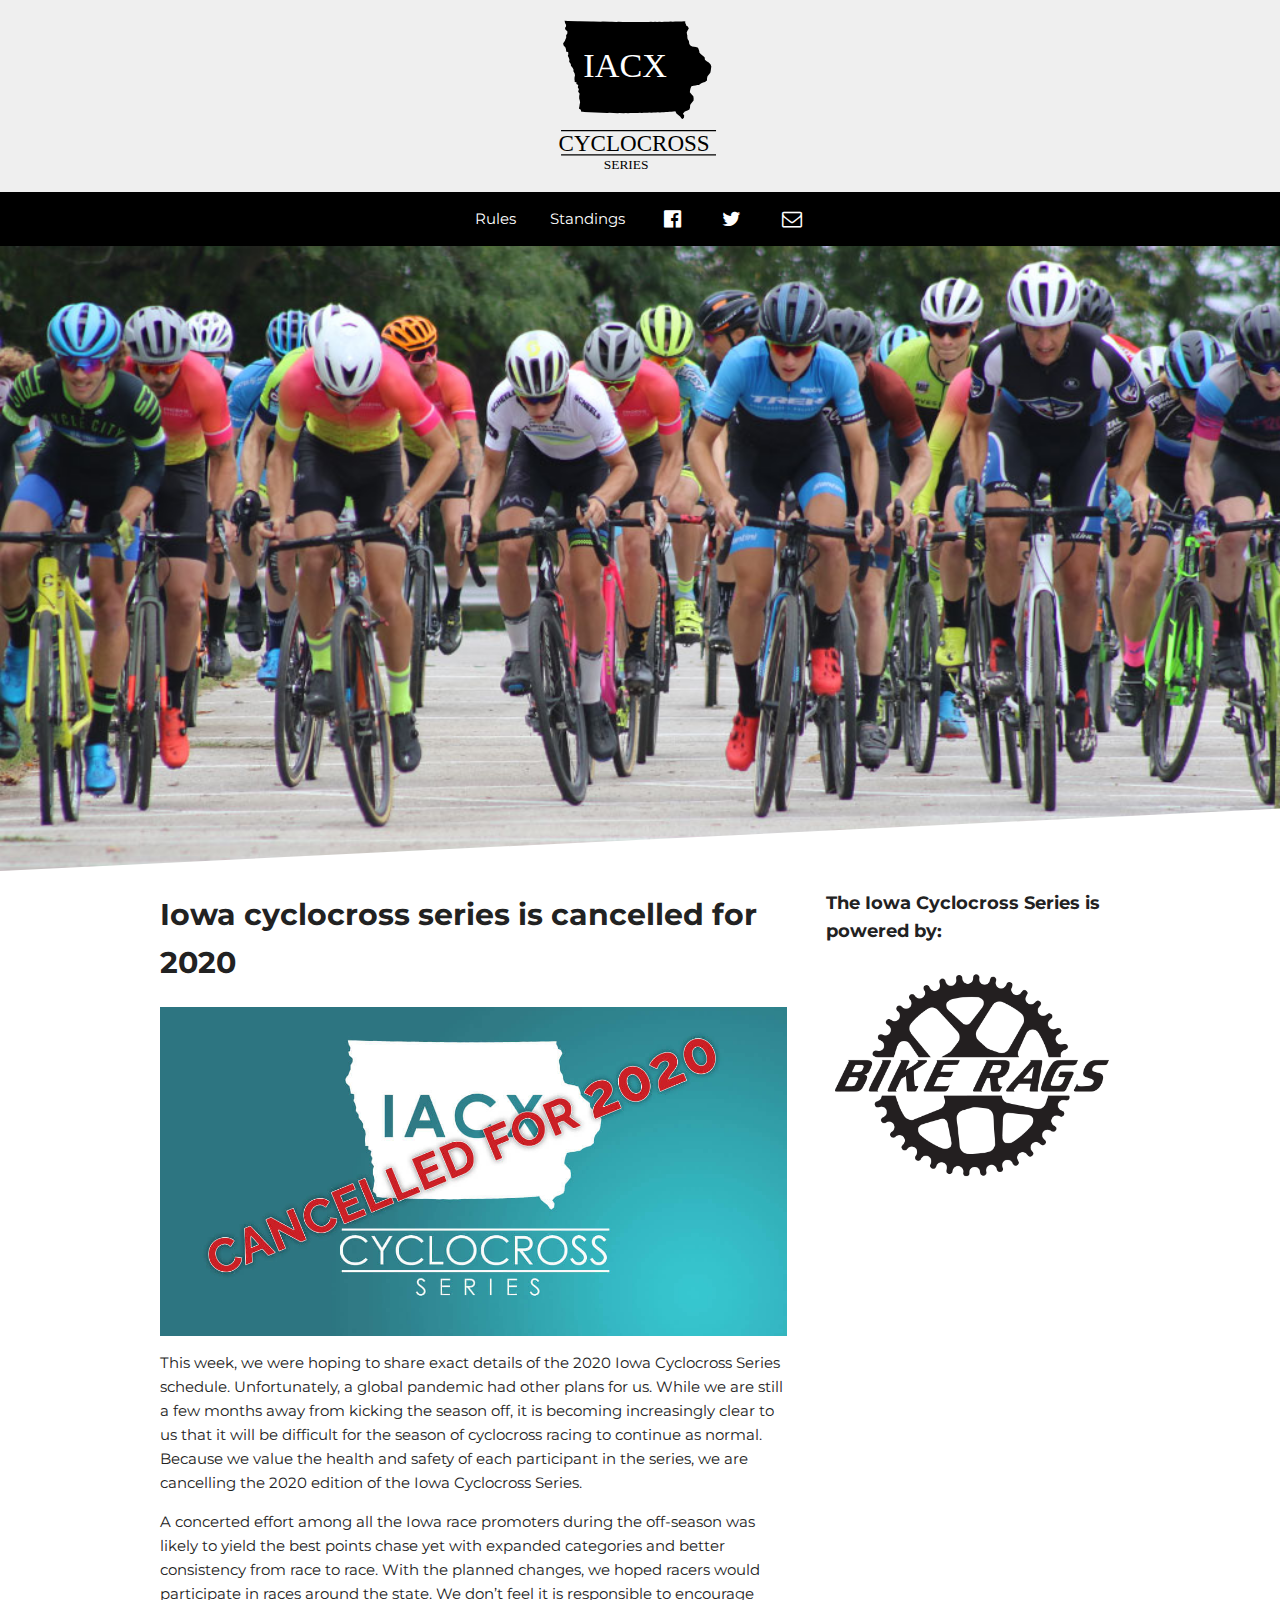
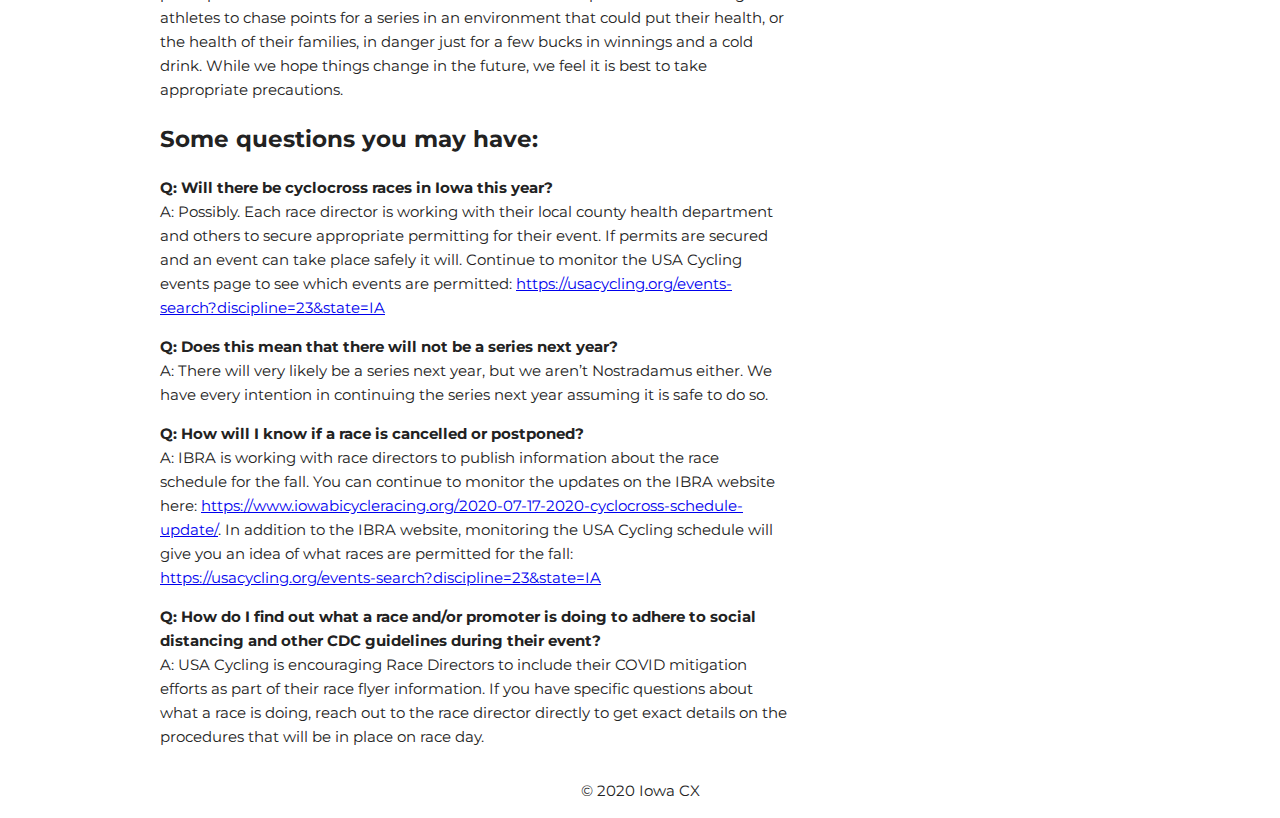
<file: index.html>
<html>
  <head>
    <!-- Global Site Tag (gtag.js) - Google Analytics -->
    <script async src="https://www.googletagmanager.com/gtag/js?id=UA-106358605-1"></script>
    <script>
      window.dataLayer = window.dataLayer || [];
      function gtag(){dataLayer.push(arguments)};
      gtag('js', new Date());

      gtag('config', 'UA-106358605-1');
    </script>

    <title>Iowa Cyclocross Series</title>

    <meta name="viewport" content="width=device-width, initial-scale=1">
    <link rel="canonical" href="https://iowacx.com/"/>

    <meta property="og:locale" content="en_US"/>
    <meta property="og:type" content="website"/>
    <meta property="og:title" content="Iowa Cyclocross Series - A grassroots cyclocross series featuring the best Iowa has to offer."/>
    <meta property="og:description" content="Powered by ten grassroots race directors with a passion for Iowa Cyclocross, a series of races has been created for you to enjoy the best the state has to offer. Welcome to the Iowa Cyclocross Series."/>
    <meta property="og:url" content="https://iowacx.com/"/>
    <meta property="og:site_name" content="Iowa Cyclocross Series"/>
    <meta property="og:image" content="https://iowacx.com/img/hero2019.jpg"/>

    <meta name="twitter:title" content="Iowa Cyclocross Series - A grassroots cyclocross series featuring the best Iowa has to offer."/>
    <meta name="twitter:site" content="@iowacyclocross"/>
    <meta name="twitter:creator" content="@iowacyclocross"/>

    <link href="css/site.css" rel="stylesheet">
    <link href="https://fonts.googleapis.com/css?family=Montserrat" rel="stylesheet">
    <link href="https://maxcdn.bootstrapcdn.com/font-awesome/4.7.0/css/font-awesome.min.css" rel="stylesheet">
  </head>
  <body>
    <header>
      <a href="/"><img src="img/iowaCXlogo.svg" alt="Iowa Cyclocross Series" class="logo"></a>
    </header>
    <nav>
      <a href="/rules.html">Rules</a>
      <a href="https://docs.google.com/spreadsheets/d/1aNy6QgTgyFWEtYppq3XdJAX-vLvcX25puJrl6n5zvTs/edit?usp=sharing">Standings</a>
      <!---<a href="/news.html">News</a>!--->
      <a href="https://facebook.com/iowacx"><i class="fa fa-lg fa-fw fa-facebook-official" aria-hidden="true"></i></a>
      <a href="https://twitter.com/iowacyclocross"><i class="fa fa-lg fa-fw fa-twitter" aria-hidden="true"></i></a>
      <a href="mailto:iowacyclocrossseries@gmail.com"><i class="fa fa-lg fa-fw fa-envelope-o" aria-hidden="true"></i></a>
    </nav>
    <main>
      <img src="img/hero2020.jpg" alt="Iowa Cyclocross Series" class="heroImage">
      <section class="container">
        <div class="eight columns">
          <h1>Iowa cyclocross series is cancelled for 2020</h1>
					<img src="img/2020-cancelled.jpg" alt="Iowa Cyclocross Series is cancelled for 2020" style="width: 100%;">
					<p>This week, we were hoping to share exact details of the 2020 Iowa Cyclocross Series schedule. Unfortunately, a global pandemic had other plans for us. While we are still a few months away from kicking the season off, it is becoming increasingly clear to us that it will be difficult for the season of cyclocross racing to continue as normal. Because we value the health and safety of each participant in the series, we are cancelling the 2020 edition of the Iowa Cyclocross Series.</p>
					<p>A concerted effort among all the Iowa race promoters during the off-season was likely to yield the best points chase yet with expanded categories and better consistency from race to race. With the planned changes, we hoped racers would participate in races around the state. We don’t feel it is responsible to encourage athletes to chase points for a series in an environment that could put their health, or the health of their families, in danger just for a few bucks in winnings and a cold drink. While we hope things change in the future, we feel it is best to take appropriate precautions.</p>
					<h2>Some questions you may have:</h2>
					<p><strong>Q: Will there be cyclocross races in Iowa this year?</strong><br />
					A: Possibly. Each race director is working with their local county health department and others to secure appropriate permitting for their event. If permits are secured and an event can take place safely it will. Continue to monitor the USA Cycling events page to see which events are permitted: <a href="https://usacycling.org/events-search?discipline=23&state=IA">https://usacycling.org/events-search?discipline=23&state=IA</a></p>
					<p><strong>Q: Does this mean that there will not be a series next year?</strong><br />
						A: There will very likely be a series next year, but we aren’t Nostradamus either. We have every intention in continuing the series next year assuming it is safe to do so.</p>
          <p><strong>Q: How will I know if a race is cancelled or postponed?</strong><br />
						A: IBRA is working with race directors to publish information about the race schedule for the fall. You can continue to monitor the updates on the IBRA website here: <a href="https://www.iowabicycleracing.org/2020-07-17-2020-cyclocross-schedule-update/">https://www.iowabicycleracing.org/2020-07-17-2020-cyclocross-schedule-update/</a>. In addition to the IBRA website, monitoring the USA Cycling schedule will give you an idea of what races are permitted for the fall: <a href="https://usacycling.org/events-search?discipline=23&state=IA">https://usacycling.org/events-search?discipline=23&state=IA</a></p>
					<p><strong>Q: How do I find out what a race and/or promoter is doing to adhere to social distancing and other CDC guidelines during their event?</strong><br />
						A: USA Cycling is encouraging Race Directors to include their COVID mitigation efforts as part of their race flyer information. If you have specific questions about what a race is doing, reach out to the race director directly to get exact details on the procedures that will be in place on race day.</p>
        </div>
        <div class="four columns">
          <h3>The Iowa Cyclocross Series is powered by:</h3>
          <a href="https://www.bikeragsapparel.com/"><img src="img/bikeRags.png" alt="Bike Rags" style="width: 100%;"></a>
        </div>
      </section>
    </main>
    <footer>
      <p>&copy; 2020 Iowa CX</p>
    </footer>
  </body>
</html>
</file>
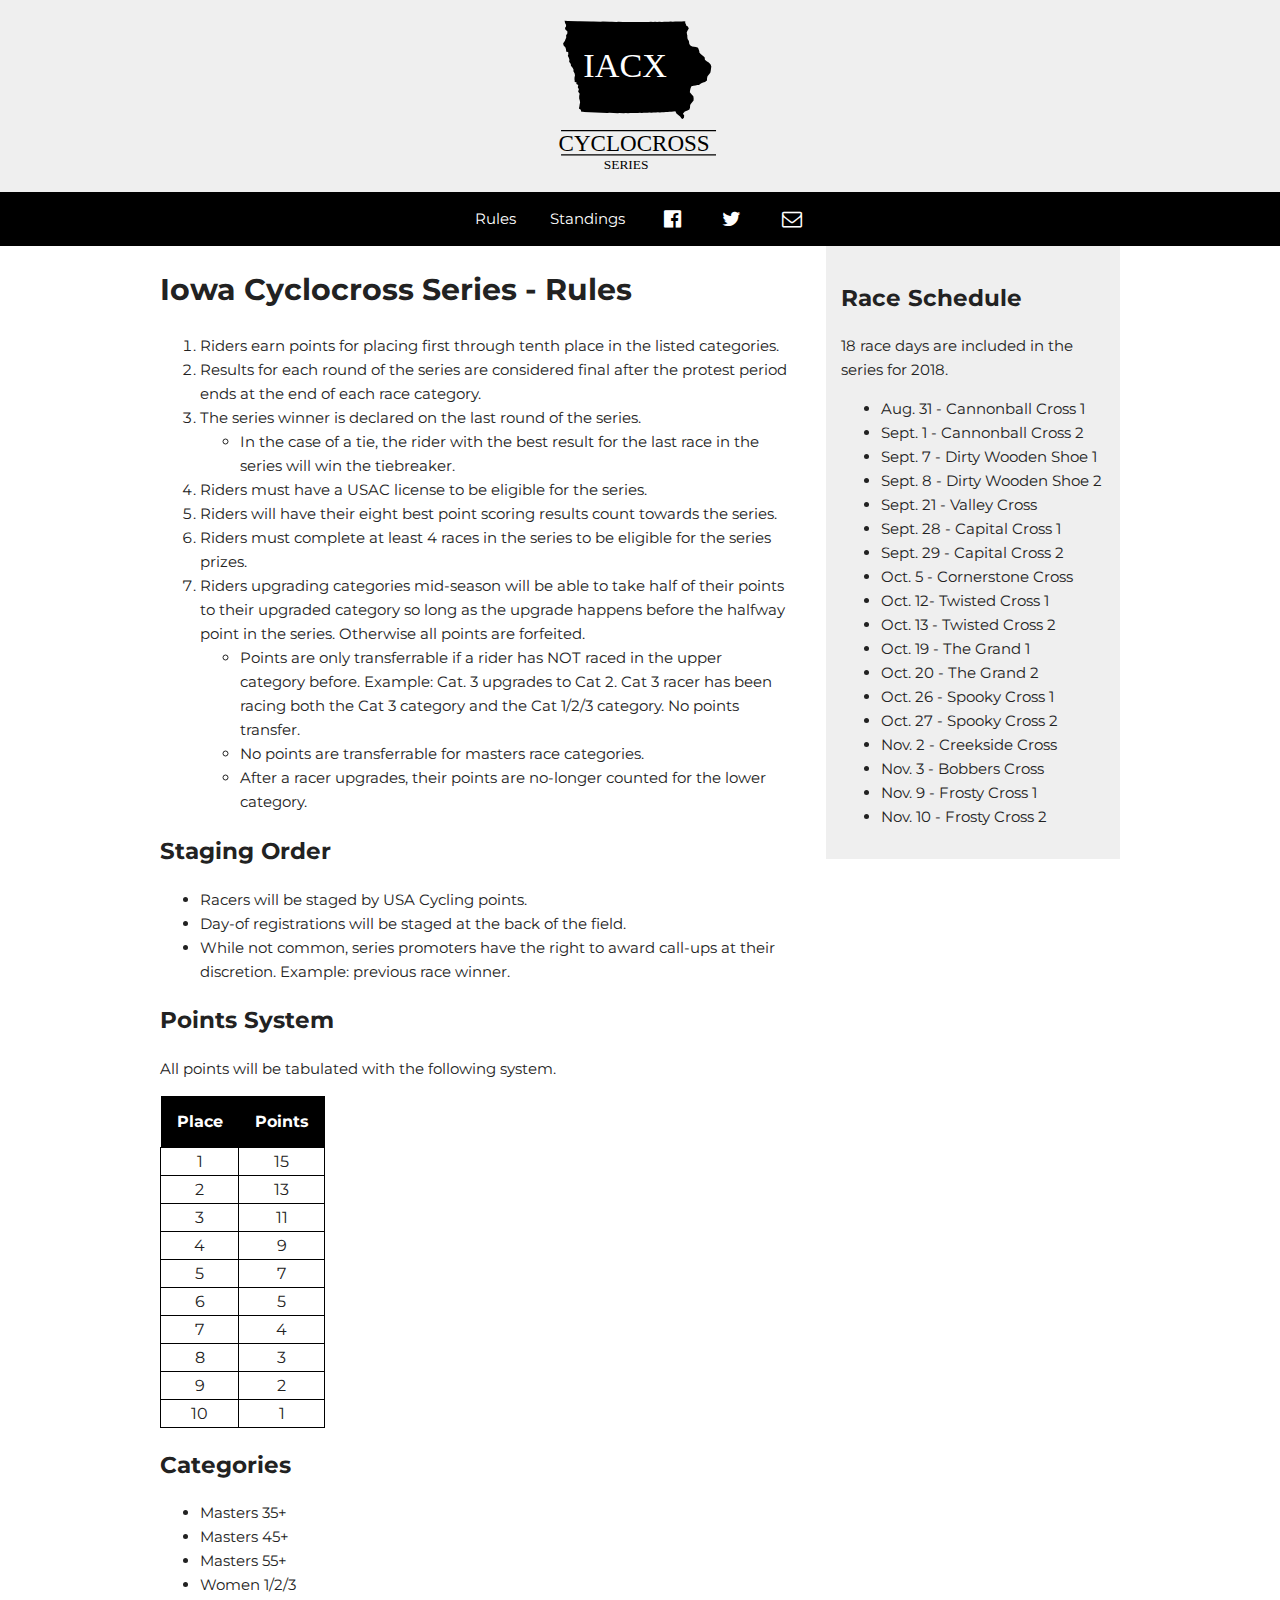
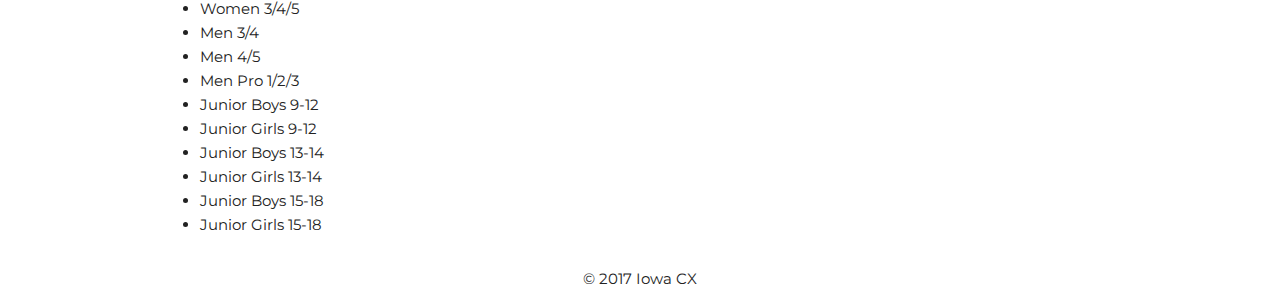
<file: rules.html>
<html>
  <head>
    <!-- Global Site Tag (gtag.js) - Google Analytics -->
    <script async src="https://www.googletagmanager.com/gtag/js?id=UA-106358605-1"></script>
    <script>
    window.dataLayer = window.dataLayer || [];
    function gtag(){dataLayer.push(arguments)};
    gtag('js', new Date());

    gtag('config', 'UA-106358605-1');
    </script>

    <title>Iowa Cyclocross Series</title>
    <link href="css/site.css" rel="stylesheet">
    <link href="https://fonts.googleapis.com/css?family=Montserrat" rel="stylesheet">
    <link href="https://maxcdn.bootstrapcdn.com/font-awesome/4.7.0/css/font-awesome.min.css" rel="stylesheet">
  </head>
  <body>
    <header>
      <a href="/"><img src="img/iowaCXlogo.svg" alt="Iowa Cyclocross Series" class="logo"></a>
    </header>
    <nav>
      <a href="/rules.html">Rules</a>
      <a href="https://docs.google.com/spreadsheets/d/1aNy6QgTgyFWEtYppq3XdJAX-vLvcX25puJrl6n5zvTs/edit?usp=sharing">Standings</a>
      <!---<a href="/news.html">News</a>!--->
      <a href="https://facebook.com/iowacx"><i class="fa fa-lg fa-fw fa-facebook-official" aria-hidden="true"></i></a>
      <a href="https://twitter.com/iowacx"><i class="fa fa-lg fa-fw fa-twitter" aria-hidden="true"></i></a>
      <a href="mailto:iowacyclocrossseries@gmail.com"><i class="fa fa-lg fa-fw fa-envelope-o" aria-hidden="true"></i></a>
    </nav>
    <main>
      <section class="container">
        <div class="eight columns">
          <h1>Iowa Cyclocross Series - Rules</h1>
          <ol>
            <li>Riders earn points for placing first through tenth place in the listed categories.</li>
            <li>Results for each round of the series are considered final after the protest period ends at the end of each race category.</li>
            <li>The series winner is declared on the last round of the series.</li>
            <ul>
              <li>In the case of a tie, the rider with the best result for the last race in the series will win the tiebreaker.</li>
            </ul>
            <li>Riders must have a USAC license to be eligible for the series.</li>
						<li>Riders will have their eight best point scoring results count towards the series.</li>
            <li>Riders must complete at least 4 races in the series to be eligible for the series prizes.</li>
            <li>Riders upgrading categories mid-season will be able to take half of their points to their upgraded category so long as the upgrade happens before the halfway point in the series. Otherwise all points are forfeited.</li>
            <ul>
              <li>Points are only transferrable if a rider has NOT raced in the upper category before. Example: Cat. 3 upgrades to Cat 2. Cat 3 racer has been racing both the Cat 3 category and the Cat 1/2/3 category. No points transfer.</li>
              <li>No points are transferrable for masters race categories.</li>
              <li>After a racer upgrades, their points are no-longer counted for the lower category.</li>
            </ul>
          </ol>
          <h2>Staging Order</h2>
          <ul>
            <li>Racers will be staged by USA Cycling points.</li>
            <li>Day-of registrations will be staged at the back of the field.</li>
            <li>While not common, series promoters have the right to award call-ups at their discretion. Example: previous race winner.</li>
          </ul>
          <h2>Points System</h2>
          <p>All points will be tabulated with the following system.</p>
          <table>
            <tr>
              <th>Place</th>
              <th>Points</th>
            </tr>
            <tr>
              <td>1</td>
              <td>15</td>
            </tr>
            <tr>
              <td>2</td>
              <td>13</td>
            </tr>
            <tr>
              <td>3</td>
              <td>11</td>
            </tr>
            <tr>
              <td>4</td>
              <td>9</td>
            </tr>
            <tr>
              <td>5</td>
              <td>7</td>
            </tr>
            <tr>
              <td>6</td>
              <td>5</td>
            </tr>
            <tr>
              <td>7</td>
              <td>4</td>
            </tr>
            <tr>
              <td>8</td>
              <td>3</td>
            </tr>
            <tr>
              <td>9</td>
              <td>2</td>
            </tr>
            <tr>
              <td>10</td>
              <td>1</td>
            </tr>
          </table>
          <h2>Categories</h2>
          <ul>
            <li>Masters 35+</li>
            <li>Masters 45+</li>
            <li>Masters 55+</li>
            <li>Women 1/2/3</li>
            <li>Women 3/4/5</li>
            <li>Men 3/4</li>
            <li>Men 4/5</li>
            <li>Men Pro 1/2/3</li>
            <li>Junior Boys 9-12</li>
            <li>Junior Girls 9-12</li>
            <li>Junior Boys 13-14</li>
            <li>Junior Girls 13-14</li>
            <li>Junior Boys 15-18</li>
            <li>Junior Girls 15-18</li>
          </ul>
        </div>
        <div class="four columns grayBG">
          <h2>Race Schedule</h2>
          <p>18 race days are included in the series for 2018.</p>
          <ul>
						<li>Aug. 31 - Cannonball Cross 1</li>
						<li>Sept. 1 - Cannonball Cross 2</li>
						<li>Sept. 7 - Dirty Wooden Shoe 1</li>
						<li>Sept. 8 - Dirty Wooden Shoe 2</li>
						<li>Sept. 21 - Valley Cross</li>
						<li>Sept. 28 - Capital Cross 1</li>
						<li>Sept. 29 - Capital Cross 2</li>
						<li>Oct. 5 - Cornerstone Cross</li>
						<li>Oct. 12- Twisted Cross 1</li>
						<li>Oct. 13 - Twisted Cross 2</li>
						<li>Oct. 19 - The Grand 1</li>
						<li>Oct. 20 - The Grand 2</li>
						<li>Oct. 26 - Spooky Cross 1</li>
						<li>Oct. 27 - Spooky Cross 2</li>
						<li>Nov. 2 - Creekside Cross</li>
						<li>Nov. 3 - Bobbers Cross</li>
						<li>Nov. 9 - Frosty Cross 1</li>
						<li>Nov. 10 - Frosty Cross 2</li>
          </ul>
        </div>
    </main>
    <footer>
      <p>&copy; 2017 Iowa CX</p>
    </footer>
  </body>
</html>
</file>
<file: css/site.css>
/*! normalize.css v3.0.2 | MIT License | git.io/normalize */

/**
 * 1. Set default font family to sans-serif.
 * 2. Prevent iOS text size adjust after orientation change, without disabling
 *    user zoom.
 */

html {
  font-family: sans-serif; /* 1 */
  -ms-text-size-adjust: 100%; /* 2 */
  -webkit-text-size-adjust: 100%; /* 2 */
}

/**
 * Remove default margin.
 */

body {
  margin: 0;
}

/* HTML5 display definitions
   ========================================================================== */

/**
 * Correct `block` display not defined for any HTML5 element in IE 8/9.
 * Correct `block` display not defined for `details` or `summary` in IE 10/11
 * and Firefox.
 * Correct `block` display not defined for `main` in IE 11.
 */

article,
aside,
details,
figcaption,
figure,
footer,
header,
hgroup,
main,
menu,
nav,
section,
summary {
  display: block;
}

/**
 * 1. Correct `inline-block` display not defined in IE 8/9.
 * 2. Normalize vertical alignment of `progress` in Chrome, Firefox, and Opera.
 */

audio,
canvas,
progress,
video {
  display: inline-block; /* 1 */
  vertical-align: baseline; /* 2 */
}

/**
 * Prevent modern browsers from displaying `audio` without controls.
 * Remove excess height in iOS 5 devices.
 */

audio:not([controls]) {
  display: none;
  height: 0;
}

/**
 * Address `[hidden]` styling not present in IE 8/9/10.
 * Hide the `template` element in IE 8/9/11, Safari, and Firefox < 22.
 */

[hidden],
template {
  display: none;
}

/* Links
   ========================================================================== */

/**
 * Remove the gray background color from active links in IE 10.
 */

a {
  background-color: transparent;
}

/**
 * Improve readability when focused and also mouse hovered in all browsers.
 */

a:active,
a:hover {
  outline: 0;
}

/* Text-level semantics
   ========================================================================== */

/**
 * Address styling not present in IE 8/9/10/11, Safari, and Chrome.
 */

abbr[title] {
  border-bottom: 1px dotted;
}

/**
 * Address style set to `bolder` in Firefox 4+, Safari, and Chrome.
 */

b,
strong {
  font-weight: bold;
}

/**
 * Address styling not present in Safari and Chrome.
 */

dfn {
  font-style: italic;
}

/**
 * Address variable `h1` font-size and margin within `section` and `article`
 * contexts in Firefox 4+, Safari, and Chrome.
 */

h1 {
  font-size: 2em;
  margin: 0.67em 0;
}

/**
 * Address styling not present in IE 8/9.
 */

mark {
  background: #ff0;
  color: #000;
}

/**
 * Address inconsistent and variable font size in all browsers.
 */

small {
  font-size: 80%;
}

/**
 * Prevent `sub` and `sup` affecting `line-height` in all browsers.
 */

sub,
sup {
  font-size: 75%;
  line-height: 0;
  position: relative;
  vertical-align: baseline;
}

sup {
  top: -0.5em;
}

sub {
  bottom: -0.25em;
}

/* Embedded content
   ========================================================================== */

/**
 * Remove border when inside `a` element in IE 8/9/10.
 */

img {
  border: 0;
}

/**
 * Correct overflow not hidden in IE 9/10/11.
 */

svg:not(:root) {
  overflow: hidden;
}

/* Grouping content
   ========================================================================== */

/**
 * Address margin not present in IE 8/9 and Safari.
 */

figure {
  margin: 1em 40px;
}

/**
 * Address differences between Firefox and other browsers.
 */

hr {
  -moz-box-sizing: content-box;
  box-sizing: content-box;
  height: 0;
}

/**
 * Contain overflow in all browsers.
 */

pre {
  overflow: auto;
}

/**
 * Address odd `em`-unit font size rendering in all browsers.
 */

code,
kbd,
pre,
samp {
  font-family: monospace, monospace;
  font-size: 1em;
}

/* Forms
   ========================================================================== */

/**
 * Known limitation: by default, Chrome and Safari on OS X allow very limited
 * styling of `select`, unless a `border` property is set.
 */

/**
 * 1. Correct color not being inherited.
 *    Known issue: affects color of disabled elements.
 * 2. Correct font properties not being inherited.
 * 3. Address margins set differently in Firefox 4+, Safari, and Chrome.
 */

button,
input,
optgroup,
select,
textarea {
  color: inherit; /* 1 */
  font: inherit; /* 2 */
  margin: 0; /* 3 */
}

/**
 * Address `overflow` set to `hidden` in IE 8/9/10/11.
 */

button {
  overflow: visible;
}

/**
 * Address inconsistent `text-transform` inheritance for `button` and `select`.
 * All other form control elements do not inherit `text-transform` values.
 * Correct `button` style inheritance in Firefox, IE 8/9/10/11, and Opera.
 * Correct `select` style inheritance in Firefox.
 */

button,
select {
  text-transform: none;
}

/**
 * 1. Avoid the WebKit bug in Android 4.0.* where (2) destroys native `audio`
 *    and `video` controls.
 * 2. Correct inability to style clickable `input` types in iOS.
 * 3. Improve usability and consistency of cursor style between image-type
 *    `input` and others.
 */

button,
html input[type="button"], /* 1 */
input[type="reset"],
input[type="submit"] {
  -webkit-appearance: button; /* 2 */
  cursor: pointer; /* 3 */
}

/**
 * Re-set default cursor for disabled elements.
 */

button[disabled],
html input[disabled] {
  cursor: default;
}

/**
 * Remove inner padding and border in Firefox 4+.
 */

button::-moz-focus-inner,
input::-moz-focus-inner {
  border: 0;
  padding: 0;
}

/**
 * Address Firefox 4+ setting `line-height` on `input` using `!important` in
 * the UA stylesheet.
 */

input {
  line-height: normal;
}

/**
 * It's recommended that you don't attempt to style these elements.
 * Firefox's implementation doesn't respect box-sizing, padding, or width.
 *
 * 1. Address box sizing set to `content-box` in IE 8/9/10.
 * 2. Remove excess padding in IE 8/9/10.
 */

input[type="checkbox"],
input[type="radio"] {
  box-sizing: border-box; /* 1 */
  padding: 0; /* 2 */
}

/**
 * Fix the cursor style for Chrome's increment/decrement buttons. For certain
 * `font-size` values of the `input`, it causes the cursor style of the
 * decrement button to change from `default` to `text`.
 */

input[type="number"]::-webkit-inner-spin-button,
input[type="number"]::-webkit-outer-spin-button {
  height: auto;
}

/**
 * 1. Address `appearance` set to `searchfield` in Safari and Chrome.
 * 2. Address `box-sizing` set to `border-box` in Safari and Chrome
 *    (include `-moz` to future-proof).
 */

input[type="search"] {
  -webkit-appearance: textfield; /* 1 */
  -moz-box-sizing: content-box;
  -webkit-box-sizing: content-box; /* 2 */
  box-sizing: content-box;
}

/**
 * Remove inner padding and search cancel button in Safari and Chrome on OS X.
 * Safari (but not Chrome) clips the cancel button when the search input has
 * padding (and `textfield` appearance).
 */

input[type="search"]::-webkit-search-cancel-button,
input[type="search"]::-webkit-search-decoration {
  -webkit-appearance: none;
}

/**
 * Define consistent border, margin, and padding.
 */

fieldset {
  border: 1px solid #c0c0c0;
  margin: 0 2px;
  padding: 0.35em 0.625em 0.75em;
}

/**
 * 1. Correct `color` not being inherited in IE 8/9/10/11.
 * 2. Remove padding so people aren't caught out if they zero out fieldsets.
 */

legend {
  border: 0; /* 1 */
  padding: 0; /* 2 */
}

/**
 * Remove default vertical scrollbar in IE 8/9/10/11.
 */

textarea {
  overflow: auto;
}

/**
 * Don't inherit the `font-weight` (applied by a rule above).
 * NOTE: the default cannot safely be changed in Chrome and Safari on OS X.
 */

optgroup {
  font-weight: bold;
}

/* Tables
   ========================================================================== */

/**
 * Remove most spacing between table cells.
 */

table {
  border-collapse: collapse;
  border-spacing: 0;
}

td,
th {
  padding: 0;
}

/* Grid
–––––––––––––––––––––––––––––––––––––––––––––––––– */
.container {
  position: relative;
  width: 100%;
  max-width: 960px;
  margin: 0 auto;
  padding: 0 20px;
  box-sizing: border-box; }
.column,
.columns {
  width: 100%;
  float: left;
  box-sizing: border-box; }

/* For devices larger than 400px */
@media (min-width: 400px) {
  .container {
    width: 85%;
    padding: 0; }
}

/* For devices larger than 550px */
@media (min-width: 550px) {
  .container {
    width: 80%; }
  .column,
  .columns {
    margin-left: 4%; }
  .column:first-child,
  .columns:first-child {
    margin-left: 0; }

  .one.column,
  .one.columns                    { width: 4.66666666667%; }
  .two.columns                    { width: 13.3333333333%; }
  .three.columns                  { width: 22%;            }
  .four.columns                   { width: 30.6666666667%; }
  .five.columns                   { width: 39.3333333333%; }
  .six.columns                    { width: 48%;            }
  .seven.columns                  { width: 56.6666666667%; }
  .eight.columns                  { width: 65.3333333333%; }
  .nine.columns                   { width: 74.0%;          }
  .ten.columns                    { width: 82.6666666667%; }
  .eleven.columns                 { width: 91.3333333333%; }
  .twelve.columns                 { width: 100%; margin-left: 0; }

  .one-third.column               { width: 30.6666666667%; }
  .two-thirds.column              { width: 65.3333333333%; }

  .one-half.column                { width: 48%; }

  /* Offsets */
  .offset-by-one.column,
  .offset-by-one.columns          { margin-left: 8.66666666667%; }
  .offset-by-two.column,
  .offset-by-two.columns          { margin-left: 17.3333333333%; }
  .offset-by-three.column,
  .offset-by-three.columns        { margin-left: 26%;            }
  .offset-by-four.column,
  .offset-by-four.columns         { margin-left: 34.6666666667%; }
  .offset-by-five.column,
  .offset-by-five.columns         { margin-left: 43.3333333333%; }
  .offset-by-six.column,
  .offset-by-six.columns          { margin-left: 52%;            }
  .offset-by-seven.column,
  .offset-by-seven.columns        { margin-left: 60.6666666667%; }
  .offset-by-eight.column,
  .offset-by-eight.columns        { margin-left: 69.3333333333%; }
  .offset-by-nine.column,
  .offset-by-nine.columns         { margin-left: 78.0%;          }
  .offset-by-ten.column,
  .offset-by-ten.columns          { margin-left: 86.6666666667%; }
  .offset-by-eleven.column,
  .offset-by-eleven.columns       { margin-left: 95.3333333333%; }

  .offset-by-one-third.column,
  .offset-by-one-third.columns    { margin-left: 34.6666666667%; }
  .offset-by-two-thirds.column,
  .offset-by-two-thirds.columns   { margin-left: 69.3333333333%; }

  .offset-by-one-half.column,
  .offset-by-one-half.columns     { margin-left: 52%; }
}
/* Clearing
–––––––––––––––––––––––––––––––––––––––––––––––––– */

/* Self Clearing Goodness */
.container:after,
.row:after,
.u-cf {
  content: "";
  display: table;
  clear: both; }

/* Base Styles
–––––––––––––––––––––––––––––––––––––––––––––––––– */
/* NOTE
html is set to 62.5% so that all the REM measurements throughout Skeleton
are based on 10px sizing. So basically 1.5rem = 15px :) */
html {
  font-size: 62.5%; }
body {
  font-size: 1.5em; /* currently ems cause chrome bug misinterpreting rems on body element */
  line-height: 1.6;
  font-weight: 400;
  font-family: 'Montserrat', Helvetica, Arial, sans-serif;
  color: #222; }

  /* Iowa CX styles
  –––––––––––––––––––––––––––––––––––––––––––––––––– */
  .grayBG{
    background-color: #efefef;
    padding: 1em;
    -webkit-clip-path: polygon(0 0, 100% 0, 100% 90%, 0 100%);
    clip-path: polygon(0 0, 100% 0, 100% 100%, 0 100%);
  }
  header{
    text-align: center;
    background-color: #efefef;
  }
  header img{
    width: 15%;
  }
  nav{
    background-color: #000;
    padding: 1em;
    text-align: center;
  }
  nav a:link, nav a:visited{
    color: #fff;
    text-decoration: none;
    padding: 1em;
  }
  nav a:hover{
    background-color: #fff;
    color: #cb2026;
  }
  .heroImage{
    width: 100%;
    height: auto;
    -webkit-clip-path: polygon(0 0, 100% 0, 100% 90%, 0 100%);
    clip-path: polygon(0 0, 100% 0, 100% 90%, 0 100%);
  }
  table{
    width: 25%;
  }
  table tr th{
    background-color: #000;
    color:#fff;
    padding: 1em;
  }
  table tr td{
    border: 1px solid #000;
    padding: .25em;
    text-align: center;
  }
  footer{
    margin: 1em;
    text-align: center;
  }
  .usac{
    max-height: 20px;
  }
</file>
